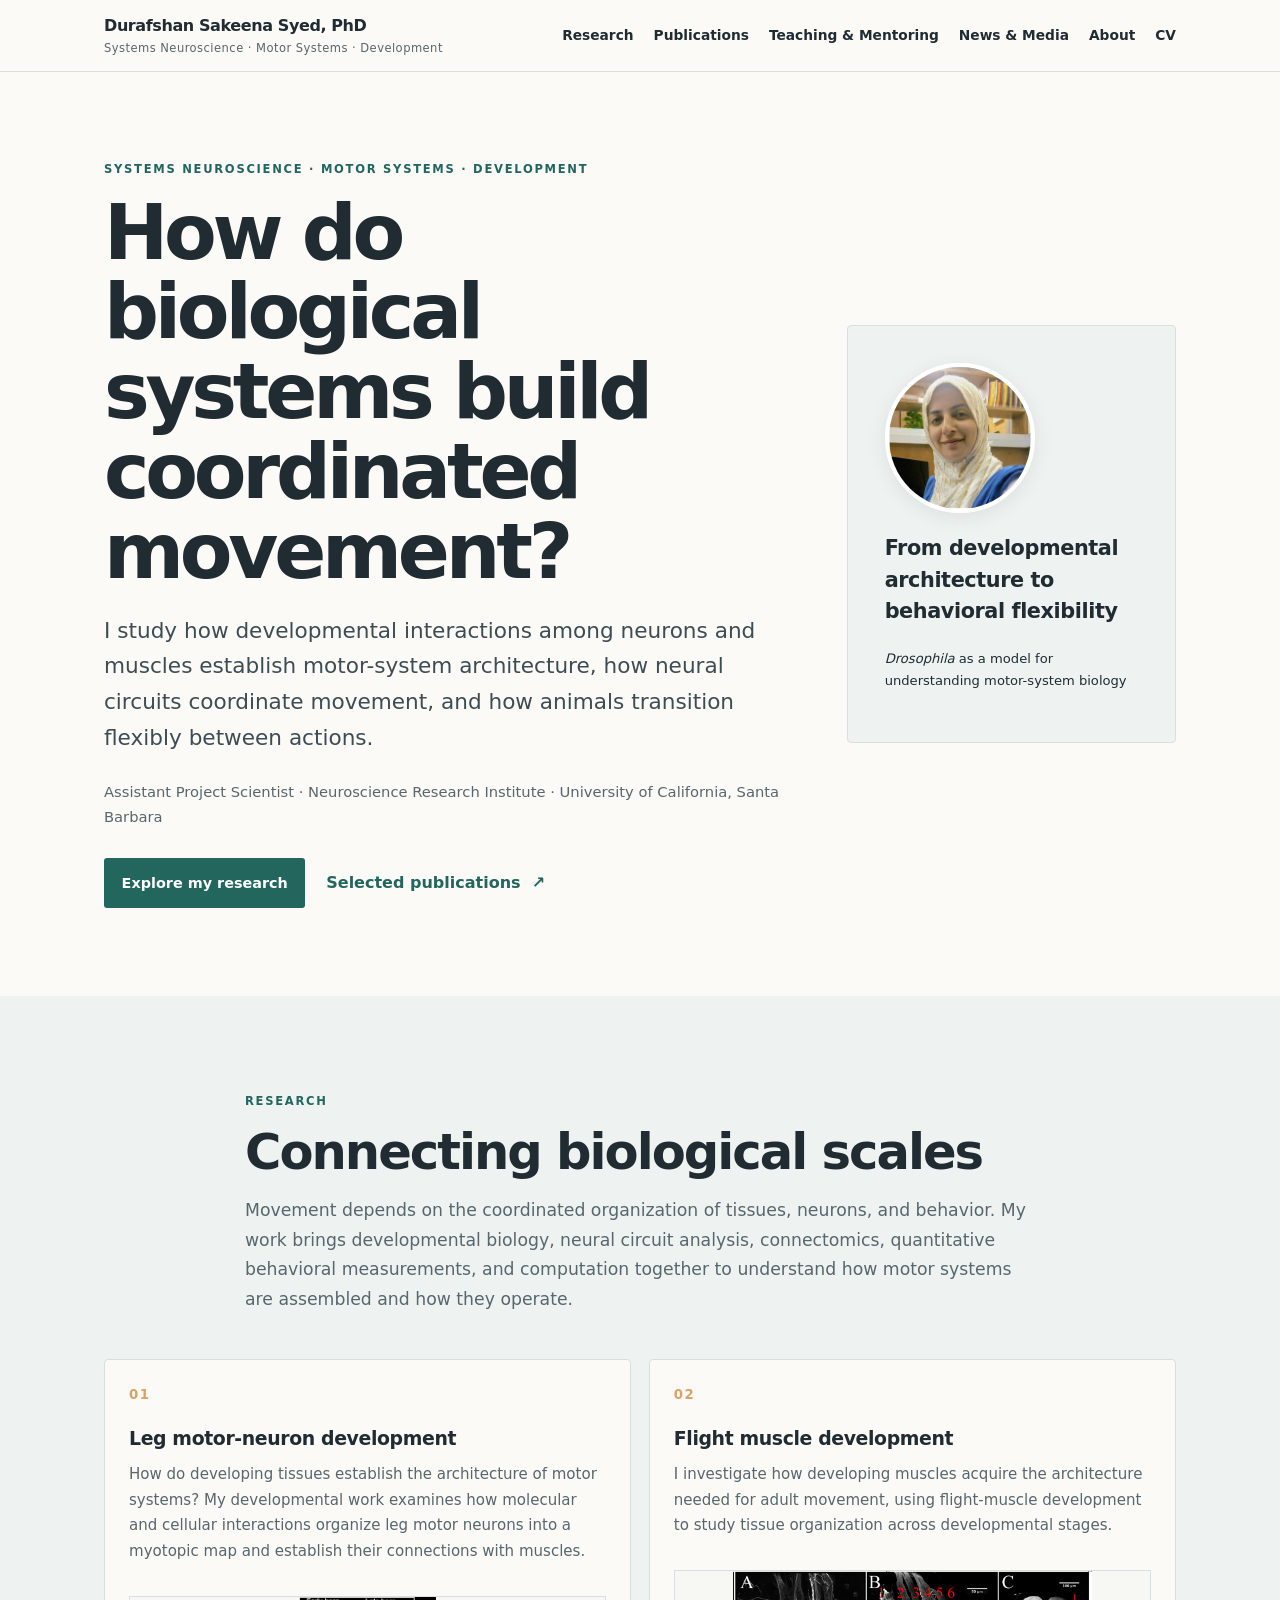
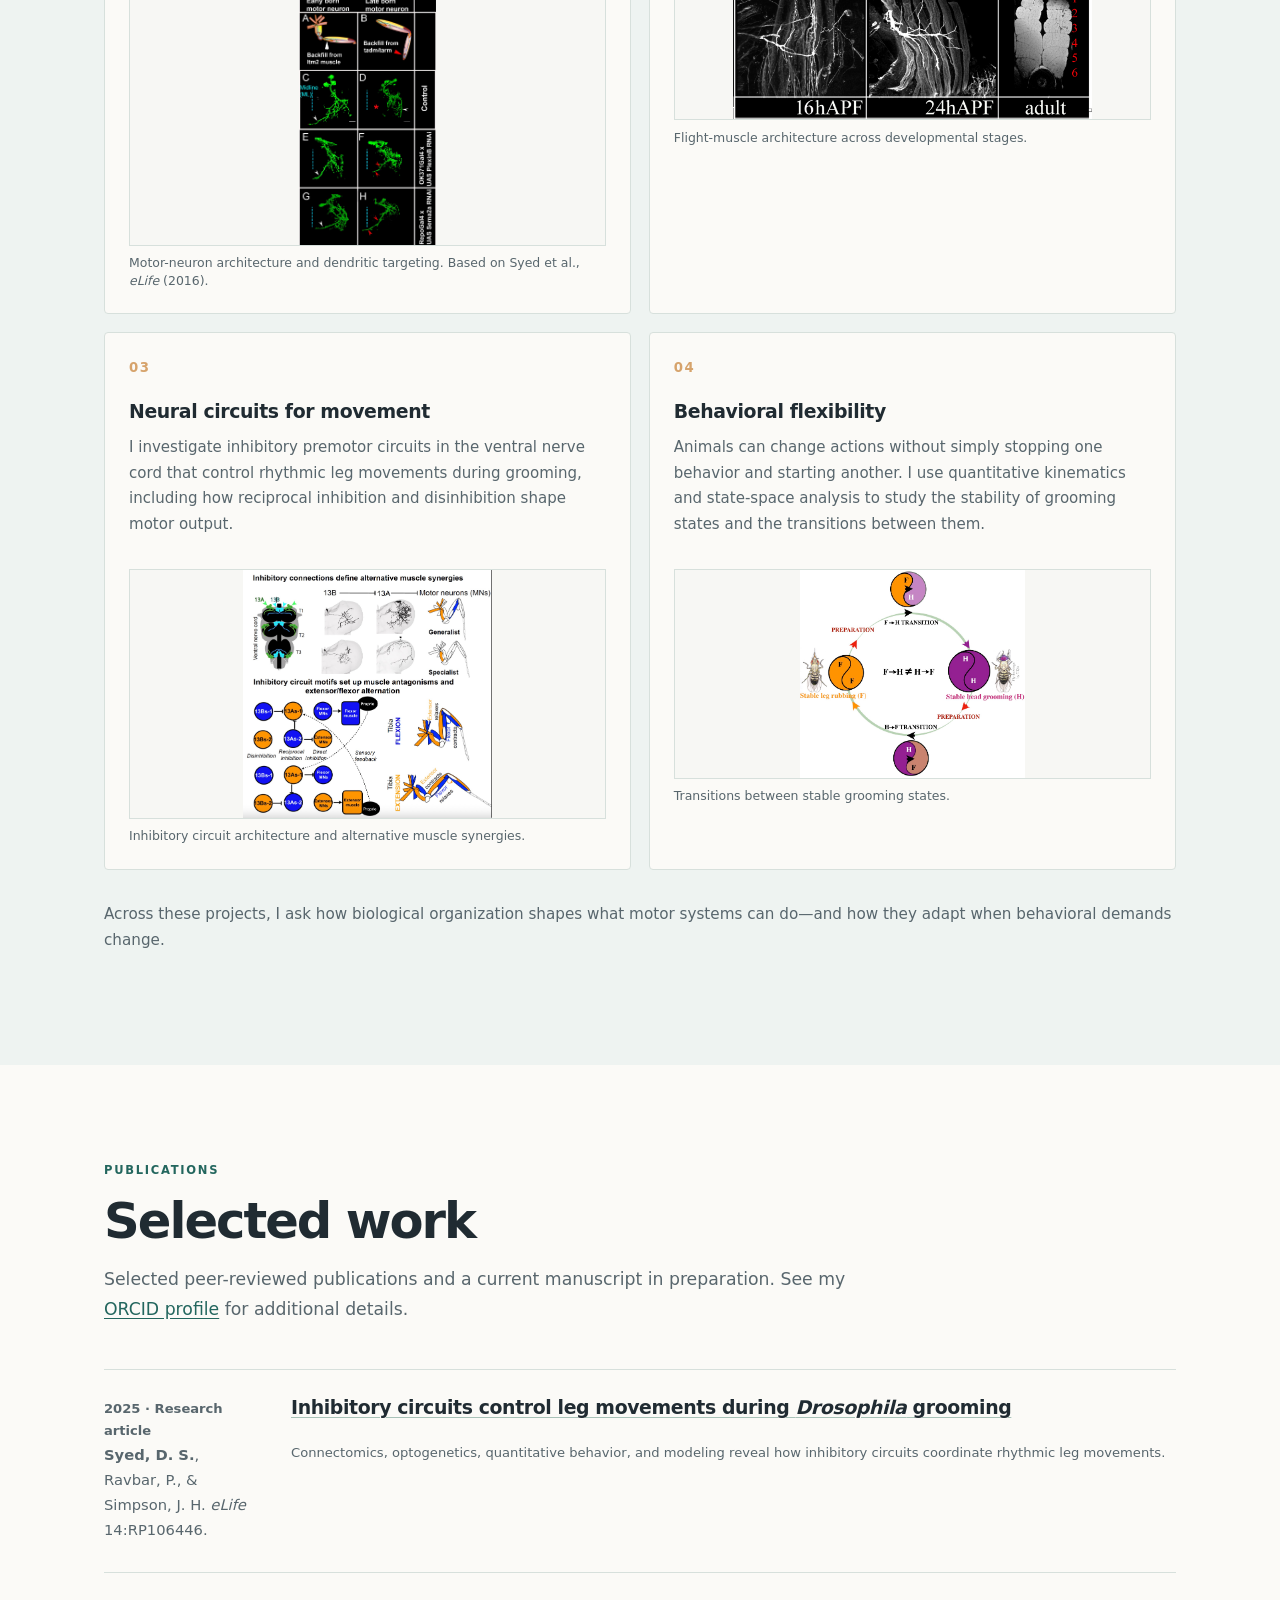
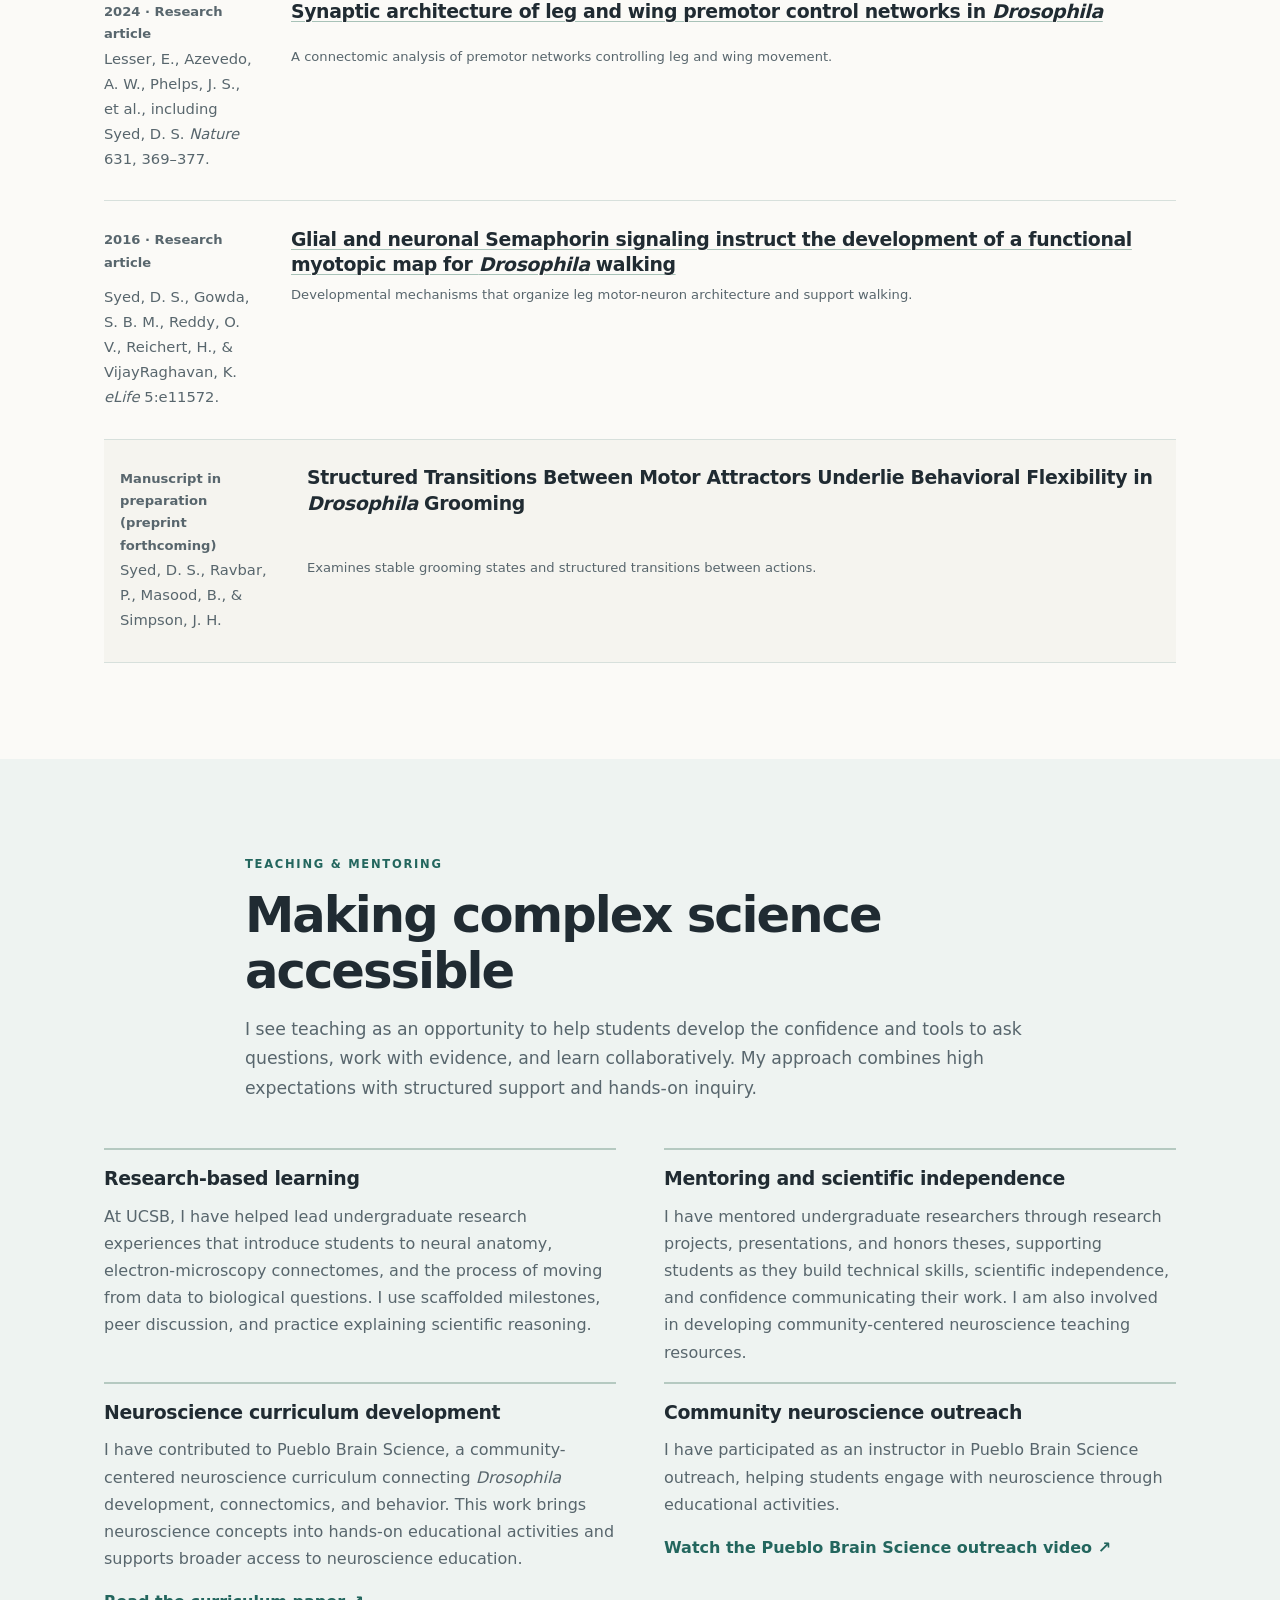
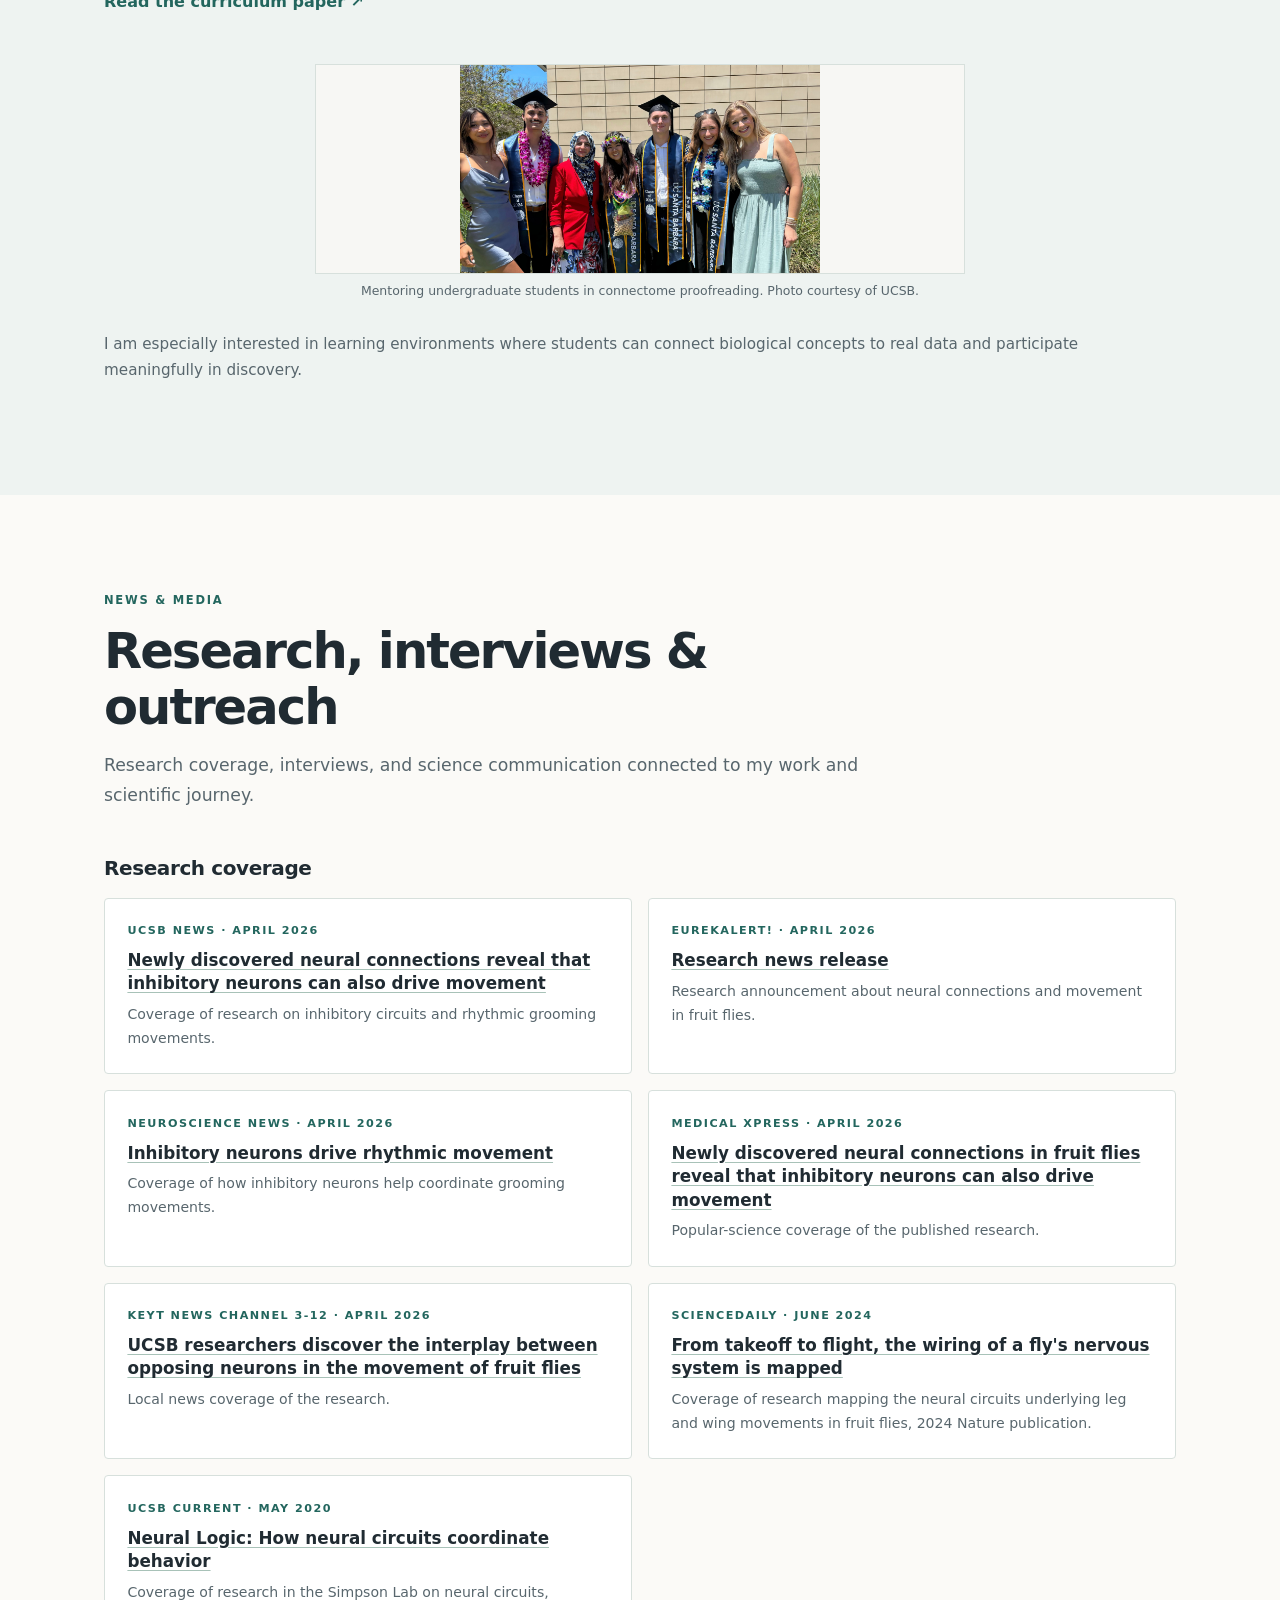
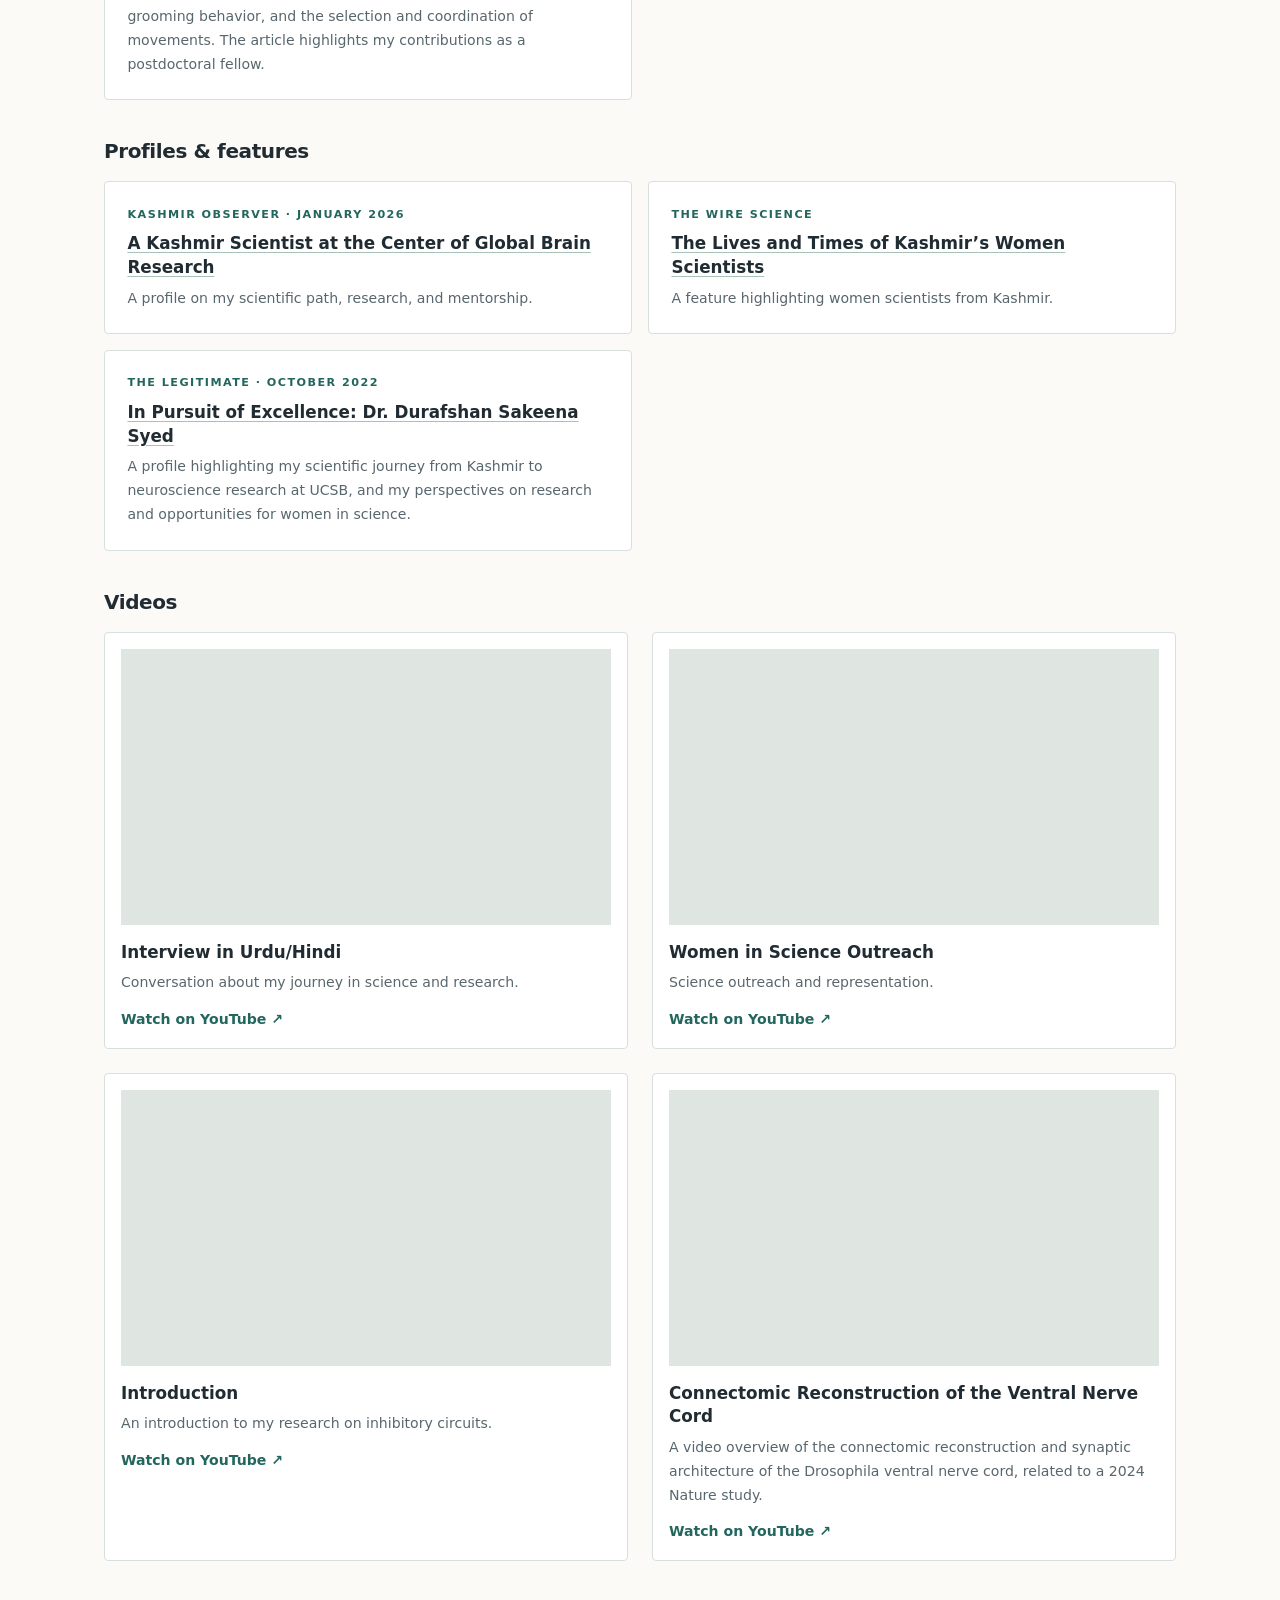
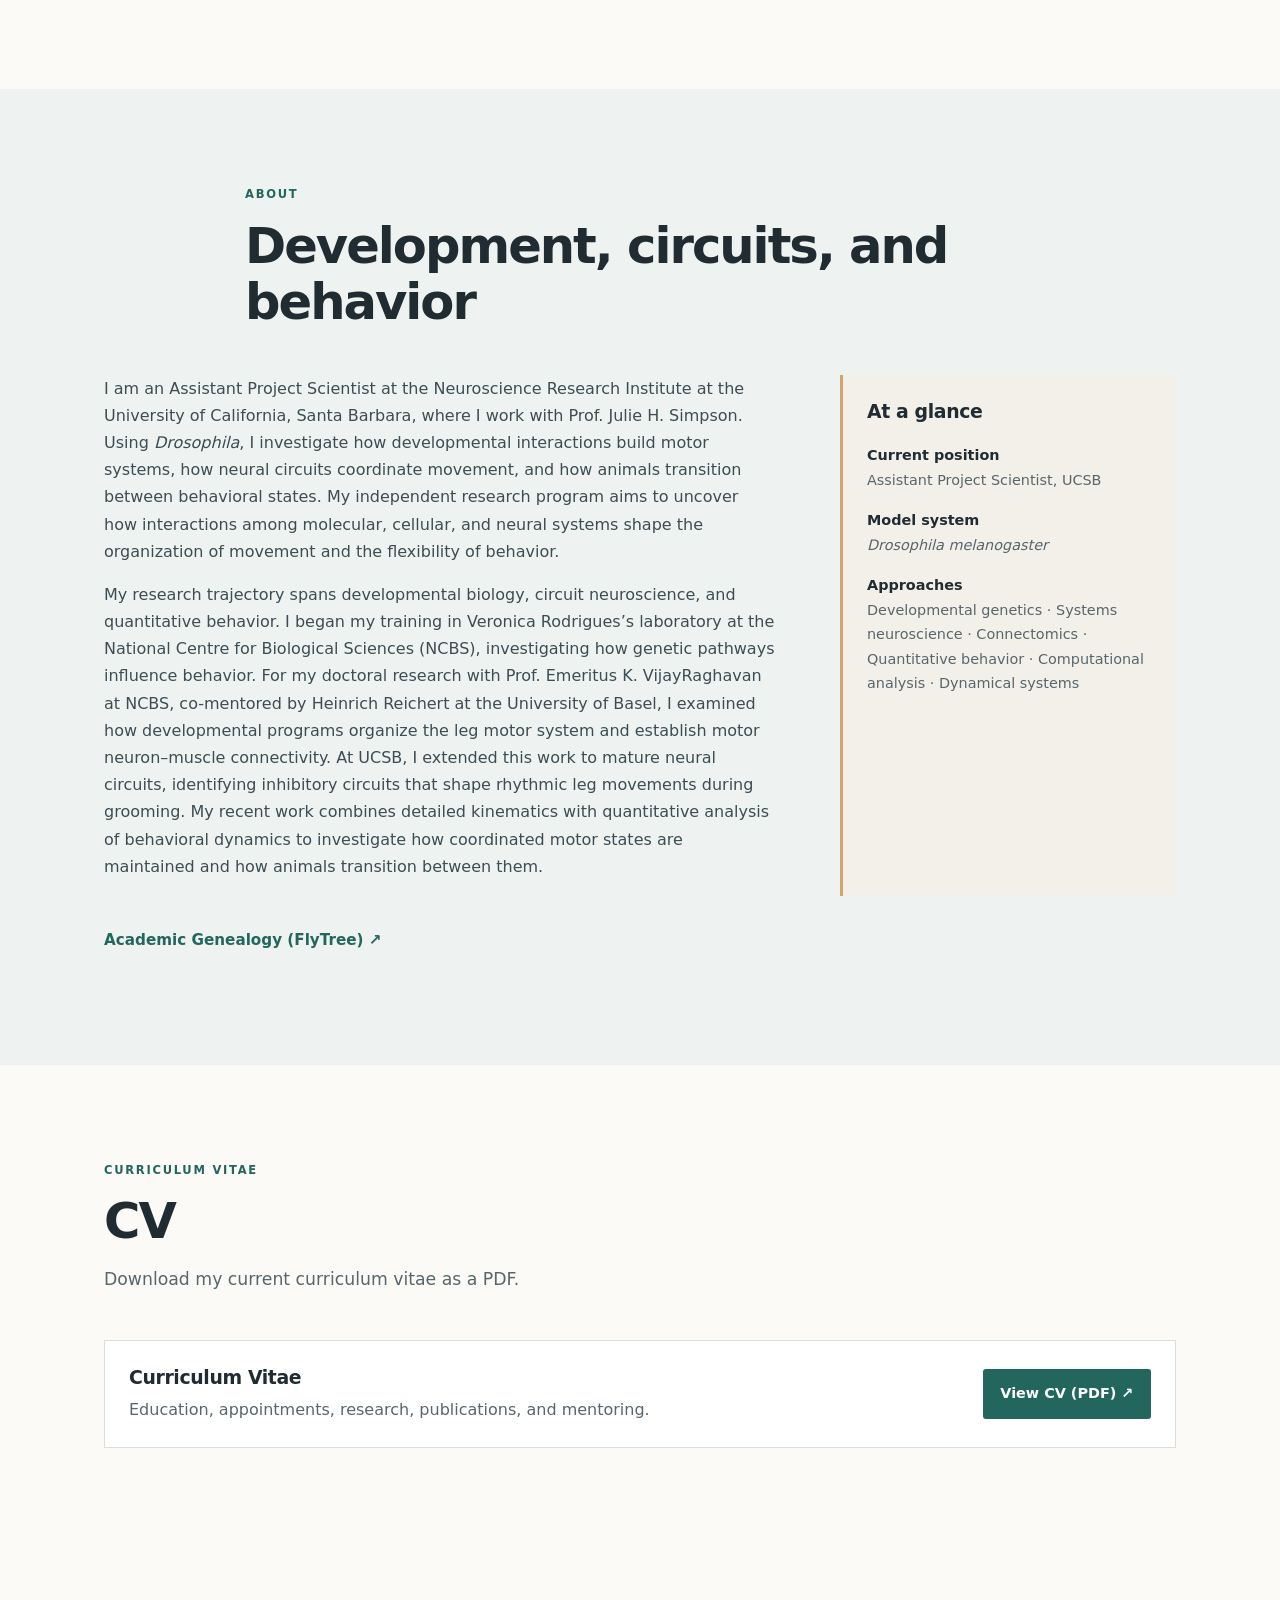
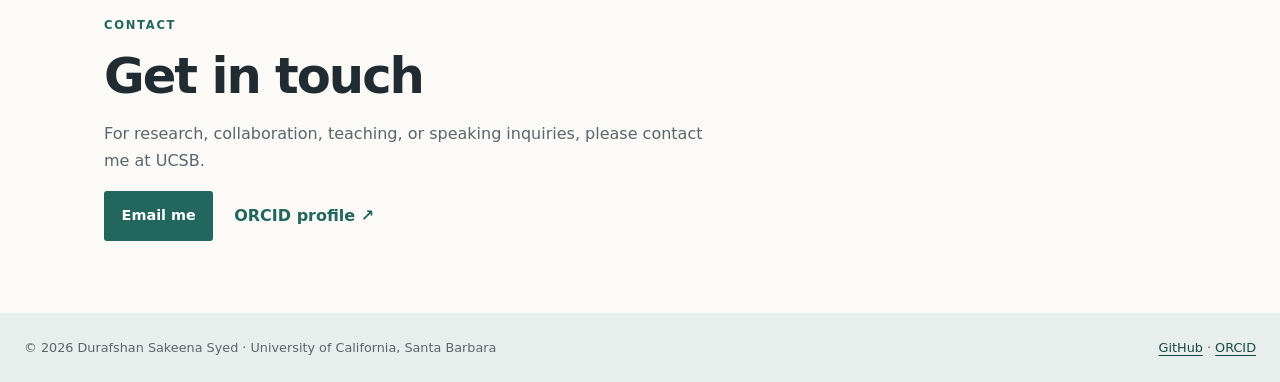
<file: index.html>
<!doctype html>
<html lang="en">
<head>
  <meta charset="utf-8">
  <meta name="viewport" content="width=device-width, initial-scale=1">
  <meta name="description" content="Durafshan Sakeena Syed studies how developmental interactions, neural circuits, and muscles build motor systems that support coordinated and flexible behavior.">
  <meta name="theme-color" content="#f6f3ed">
  <title>Durafshan Sakeena Syed | Motor Systems, Circuits &amp; Behavior</title>
  <link rel="stylesheet" href="assets/style.css">
</head>
<body>
  <a class="skip-link" href="#main">Skip to content</a>
  <header class="site-header">
    <div class="header-inner">
      <a class="wordmark" href="#home">Durafshan Sakeena Syed, PhD<span>Systems Neuroscience · Motor Systems · Development</span></a>
      <button class="menu-toggle" aria-expanded="false" aria-controls="site-nav" aria-label="Toggle navigation">Menu</button>
      <nav id="site-nav" aria-label="Main navigation">
        <a href="#research">Research</a><a href="#publications">Publications</a><a href="#teaching">Teaching &amp; Mentoring</a><a href="#news">News &amp; Media</a><a href="#about">About</a><a href="#cv">CV</a>
      </nav>
    </div>
  </header>

  <main id="main">
    <section class="hero section" id="home">
      <div class="hero-copy">
        <p class="eyebrow">Systems neuroscience · Motor systems · Development</p>
        <h1>How do biological systems build coordinated movement?</h1>
        <p class="lead">I study how developmental interactions among neurons and muscles establish motor-system architecture, how neural circuits coordinate movement, and how animals transition flexibly between actions.</p>
        <p class="role">Assistant Project Scientist · Neuroscience Research Institute · University of California, Santa Barbara</p>
        <div class="hero-links"><a class="button" href="#research">Explore my research</a><a class="text-link" href="#publications">Selected publications&nbsp; ↗</a></div>
      </div>
      <aside class="hero-note">
        <img class="portrait" src="assets/images/portrait.jpg" alt="Portrait of Durafshan Sakeena Syed">
        <p class="hero-note-title">From developmental architecture to behavioral flexibility</p>
        <p class="small"><em>Drosophila</em> as a model for understanding motor-system biology</p>
      </aside>
    </section>

    <section class="section section-tint" id="research">
      <div class="section-heading"><p class="eyebrow">Research</p><h2>Connecting biological scales</h2><p class="section-intro">Movement depends on the coordinated organization of tissues, neurons, and behavior. My work brings developmental biology, neural circuit analysis, connectomics, quantitative behavioral measurements, and computation together to understand how motor systems are assembled and how they operate.</p></div>
      <div class="research-grid research-grid-four">
        <article class="research-card"><div class="card-number">01</div><h3>Leg motor-neuron development</h3><p>How do developing tissues establish the architecture of motor systems? My developmental work examines how molecular and cellular interactions organize leg motor neurons into a myotopic map and establish their connections with muscles.</p><figure class="research-figure"><img src="assets/images/leg-motor-neuron-development.jpg" alt="Published figure showing Drosophila leg motor-neuron morphology and dendritic targeting"><figcaption>Motor-neuron architecture and dendritic targeting. Based on Syed et al., <em>eLife</em> (2016).</figcaption></figure></article>
        <article class="research-card"><div class="card-number">02</div><h3>Flight muscle development</h3><p>I investigate how developing muscles acquire the architecture needed for adult movement, using flight-muscle development to study tissue organization across developmental stages.</p><figure class="research-figure"><img src="assets/images/flight-muscle-development.jpg" alt="Confocal images showing developing Drosophila flight muscle at 16 hours after puparium formation, 24 hours, and adulthood"><figcaption>Flight-muscle architecture across developmental stages.</figcaption></figure></article>
        <article class="research-card"><div class="card-number">03</div><h3>Neural circuits for movement</h3><p>I investigate inhibitory premotor circuits in the ventral nerve cord that control rhythmic leg movements during grooming, including how reciprocal inhibition and disinhibition shape motor output.</p><figure class="research-figure"><img src="assets/images/neural-circuit-architecture.jpg" alt="Diagram of inhibitory neural connections and muscle synergies in Drosophila grooming circuits"><figcaption>Inhibitory circuit architecture and alternative muscle synergies.</figcaption></figure></article>
        <article class="research-card"><div class="card-number">04</div><h3>Behavioral flexibility</h3><p>Animals can change actions without simply stopping one behavior and starting another. I use quantitative kinematics and state-space analysis to study the stability of grooming states and the transitions between them.</p><figure class="research-figure"><img src="assets/images/behavioral-flexibility.jpg" alt="Conceptual state-transition diagram between stable front-leg rubbing and head-grooming behaviors"><figcaption>Transitions between stable grooming states.</figcaption></figure></article>
      </div>
      <p class="note-line">Across these projects, I ask how biological organization shapes what motor systems can do—and how they adapt when behavioral demands change.</p>
    </section>

    <section class="section" id="publications">
      <div class="section-heading"><p class="eyebrow">Publications</p><h2>Selected work</h2><p class="section-intro">Selected peer-reviewed publications and a current manuscript in preparation. See my <a href="https://orcid.org/0000-0002-5729-0382" target="_blank" rel="noopener noreferrer">ORCID profile</a> for additional details.</p></div>
      <div class="publication-list">
        <article class="publication"><p class="pub-year">2025 · Research article</p><h3><a href="https://doi.org/10.7554/eLife.106446.4" target="_blank" rel="noopener noreferrer">Inhibitory circuits control leg movements during <em>Drosophila</em> grooming</a></h3><p><strong>Syed, D. S.</strong>, Ravbar, P., &amp; Simpson, J. H. <em>eLife</em> 14:RP106446.</p><p class="pub-note">Connectomics, optogenetics, quantitative behavior, and modeling reveal how inhibitory circuits coordinate rhythmic leg movements.</p></article>
        <article class="publication"><p class="pub-year">2024 · Research article</p><h3><a href="https://doi.org/10.1038/s41586-024-07600-z" target="_blank" rel="noopener noreferrer">Synaptic architecture of leg and wing premotor control networks in <em>Drosophila</em></a></h3><p>Lesser, E., Azevedo, A. W., Phelps, J. S., et al., including Syed, D. S. <em>Nature</em> 631, 369–377.</p><p class="pub-note">A connectomic analysis of premotor networks controlling leg and wing movement.</p></article>
        <article class="publication"><p class="pub-year">2016 · Research article</p><h3><a href="https://doi.org/10.7554/eLife.11572" target="_blank" rel="noopener noreferrer">Glial and neuronal Semaphorin signaling instruct the development of a functional myotopic map for <em>Drosophila</em> walking</a></h3><p>Syed, D. S., Gowda, S. B. M., Reddy, O. V., Reichert, H., &amp; VijayRaghavan, K. <em>eLife</em> 5:e11572.</p><p class="pub-note">Developmental mechanisms that organize leg motor-neuron architecture and support walking.</p></article>
        <article class="publication in-prep"><p class="pub-year">Manuscript in preparation (preprint forthcoming)</p><h3>Structured Transitions Between Motor Attractors Underlie Behavioral Flexibility in <em>Drosophila</em> Grooming</h3><p>Syed, D. S., Ravbar, P., Masood, B., &amp; Simpson, J. H.</p><p class="pub-note">Examines stable grooming states and structured transitions between actions.</p></article>
      </div>
    </section>

    
    <section class="section section-tint" id="teaching">
      <div class="section-heading">
        <p class="eyebrow">Teaching &amp; mentoring</p>
        <h2>Making complex science accessible</h2>
        <p class="section-intro">I see teaching as an opportunity to help students develop the confidence and tools to ask questions, work with evidence, and learn collaboratively. My approach combines high expectations with structured support and hands-on inquiry.</p>
      </div>
    
      <div class="two-column">
        <article>
          <h3>Research-based learning</h3>
          <p>At UCSB, I have helped lead undergraduate research experiences that introduce students to neural anatomy, electron-microscopy connectomes, and the process of moving from data to biological questions. I use scaffolded milestones, peer discussion, and practice explaining scientific reasoning.</p>
        </article>
    
        <article>
          <h3>Mentoring and scientific independence</h3>
          <p>I have mentored undergraduate researchers through research projects, presentations, and honors theses, supporting students as they build technical skills, scientific independence, and confidence communicating their work. I am also involved in developing community-centered neuroscience teaching resources.</p>
        </article>
      </div>
    
      <div class="two-column">
        <article class="curriculum-feature">
          <h3>Neuroscience curriculum development</h3>
          <p>I have contributed to Pueblo Brain Science, a community-centered neuroscience curriculum connecting <em>Drosophila</em> development, connectomics, and behavior. This work brings neuroscience concepts into hands-on educational activities and supports broader access to neuroscience education.</p>
          <p>
            <a class="text-link" href="https://www.pueblobrainscience.org/paper" target="_blank" rel="noopener noreferrer">Read the curriculum paper ↗</a>
          </p>
        </article>
    
        <article class="outreach-feature">
          <h3>Community neuroscience outreach</h3>
          <p>I have participated as an instructor in Pueblo Brain Science outreach, helping students engage with neuroscience through educational activities.</p>
          <p>
            <a class="text-link" href="https://www.youtube.com/watch?v=VRRkxSOZ8Pk" target="_blank" rel="noopener noreferrer">Watch the Pueblo Brain Science outreach video ↗</a>
          </p>
        </article>
      </div>
    
      <figure class="research-figure teaching-figure">
        <div class="teaching-photo">
          <img src="assets/images/connectome-student-mentoring.jpg"
               alt="Durafshan Sakeena Syed in a red jacket with undergraduate students who participated in proofreading fruit fly connectome data">
          <figcaption>
            Mentoring undergraduate students in connectome proofreading.
            Photo courtesy of UCSB.
          </figcaption>
        </div>
      </figure>
    
      <p class="note-line">I am especially interested in learning environments where students can connect biological concepts to real data and participate meaningfully in discovery.</p>
    </section>




    <section class="section" id="news">
      <div class="section-heading">
        <p class="eyebrow">News &amp; media</p>
        <h2>Research, interviews &amp; outreach</h2>
        <p class="section-intro">Research coverage, interviews, and science communication connected to my work and scientific journey.</p>
      </div>

      <h3 class="subsection-title">Research coverage</h3>
      <div class="media-grid">
        <article class="media-item">
          <p class="media-type">UCSB News · April 2026</p>
          <h4><a href="https://news.ucsb.edu/2026/022506/newly-discovered-neural-connections-reveal-inhibitory-neurons-can-also-drive-movement" target="_blank" rel="noopener noreferrer">Newly discovered neural connections reveal that inhibitory neurons can also drive movement</a></h4>
          <p>Coverage of research on inhibitory circuits and rhythmic grooming movements.</p>
        </article>

        <article class="media-item">
          <p class="media-type">EurekAlert! · April 2026</p>
          <h4><a href="https://www.eurekalert.org/news-releases/1124078" target="_blank" rel="noopener noreferrer">Research news release</a></h4>
          <p>Research announcement about neural connections and movement in fruit flies.</p>
        </article>

        <article class="media-item">
          <p class="media-type">Neuroscience News · April 2026</p>
          <h4><a href="https://neurosciencenews.com/inhibitory-neurons-rhythmic-movement-30524/" target="_blank" rel="noopener noreferrer">Inhibitory neurons drive rhythmic movement</a></h4>
          <p>Coverage of how inhibitory neurons help coordinate grooming movements.</p>
        </article>
    
        <article class="media-item">
          <p class="media-type">Medical Xpress · April 2026</p>
          <h4><a href="https://medicalxpress.com/news/2026-04-newly-neural-fruit-flies-reveal.html" target="_blank" rel="noopener noreferrer">Newly discovered neural connections in fruit flies reveal that inhibitory neurons can also drive movement</a></h4>
          <p>Popular-science coverage of the published research.</p>
        </article>
    
        <article class="media-item">
          <p class="media-type">KEYT News Channel 3-12 · April 2026</p>
          <h4><a href="https://keyt.com/news/santa-barbara-s-county/2026/04/14/ucsb-researchers-discover-the-interplay-between-opposing-neurons-in-the-movement-of-fruit-flies/" target="_blank" rel="noopener noreferrer">UCSB researchers discover the interplay between opposing neurons in the movement of fruit flies</a></h4>
          <p>Local news coverage of the research.</p>
        </article>

        <article class="media-item">
          <p class="media-type">ScienceDaily · June 2024</p>
          <h4>
            <a href="https://www.sciencedaily.com/releases/2024/06/240626152203.htm"
               target="_blank" rel="noopener noreferrer">
              From takeoff to flight, the wiring of a fly's nervous system is mapped
            </a>
          </h4>
          <p>
            Coverage of research mapping the neural circuits underlying leg and wing
            movements in fruit flies, 2024 Nature publication.
          </p>
        </article>
        
        <article class="media-item">
          <p class="media-type">UCSB Current · May 2020</p>
          <h4><a href="https://simpson.mcdb.ucsb.edu/news/2020/ucsb-current-neural-logic" target="_blank" rel="noopener noreferrer">Neural Logic: How neural circuits coordinate behavior</a></h4>
          <p>Coverage of research in the Simpson Lab on neural circuits, grooming behavior, and the selection and coordination of movements. The article highlights my contributions as a postdoctoral fellow.</p>
        </article>

      </div>

  <h3 class="subsection-title">Profiles &amp; features</h3>
  <div class="media-grid">
    <article class="media-item">
      <p class="media-type">Kashmir Observer · January 2026</p>
      <h4><a href="https://kashmirobserver.net/2026/01/10/a-kashmir-scientist-at-the-center-of-global-brain-research/" target="_blank" rel="noopener noreferrer">A Kashmir Scientist at the Center of Global Brain Research</a></h4>
      <p>A profile on my scientific path, research, and mentorship.</p>
    </article>

    <article class="media-item">
      <p class="media-type">The Wire Science</p>
      <h4><a href="https://science.thewire.in/science/lives-times-kashmirs-women-scientists/" target="_blank" rel="noopener noreferrer">The Lives and Times of Kashmir’s Women Scientists</a></h4>
      <p>A feature highlighting women scientists from Kashmir.</p>
    </article>

    <article class="media-item">
      <p class="media-type">The Legitimate · October 2022</p>
      <h4><a href="https://thelegitimatenews.com/in-pursuit-of-excellence-dr-durafshan-sakeena-syed-has-carved-a-niche-in-neurosciences/" target="_blank" rel="noopener noreferrer">In Pursuit of Excellence: Dr. Durafshan Sakeena Syed</a></h4>
      <p>A profile highlighting my scientific journey from Kashmir to neuroscience research at UCSB, and my perspectives on research and opportunities for women in science.</p>
    </article>

  </div>

  <h3 class="subsection-title">Videos</h3>
  <div class="video-grid">
    <article class="video-card">
      <div class="video-frame">
        <iframe src="https://www.youtube-nocookie.com/embed/aff2J1Et_i4?start=352" title="Urdu and Hindi interview with Durafshan Sakeena Syed" loading="lazy" allow="accelerometer; autoplay; clipboard-write; encrypted-media; gyroscope; picture-in-picture; web-share" referrerpolicy="strict-origin-when-cross-origin" allowfullscreen></iframe>
      </div>
      <h4>Interview in Urdu/Hindi</h4>
      <p>Conversation about my journey in science and research.</p>
      <a class="text-link" href="https://www.youtube.com/watch?v=aff2J1Et_i4&amp;t=352s" target="_blank" rel="noopener noreferrer">Watch on YouTube ↗</a>
    </article>

    <article class="video-card">
      <div class="video-frame">
        <iframe src="https://www.youtube-nocookie.com/embed/eFZ8hAZHK9U" title="Women in Science outreach video" loading="lazy" allow="accelerometer; autoplay; clipboard-write; encrypted-media; gyroscope; picture-in-picture; web-share" referrerpolicy="strict-origin-when-cross-origin" allowfullscreen></iframe>
      </div>
      <h4>Women in Science Outreach</h4>
      <p>Science outreach and representation.</p>
      <a class="text-link" href="https://youtu.be/eFZ8hAZHK9U?si=JhXFAYdNqqaCzptQ" target="_blank" rel="noopener noreferrer">Watch on YouTube ↗</a>
    </article>

    <article class="video-card">
      <div class="video-frame">
        <iframe src="https://www.youtube-nocookie.com/embed/V5svm19l1yQ" title="Introduction to Durafshan Sakeena Syed" loading="lazy" allow="accelerometer; autoplay; clipboard-write; encrypted-media; gyroscope; picture-in-picture; web-share" referrerpolicy="strict-origin-when-cross-origin" allowfullscreen></iframe>
      </div>
      <h4>Introduction</h4>
      <p>An introduction to my research on inhibitory circuits.</p>
      <a class="text-link" href="https://www.youtube.com/watch?v=V5svm19l1yQ" target="_blank" rel="noopener noreferrer">Watch on YouTube ↗</a>
    </article>

    <article class="video-card">
      <div class="video-frame">
        <iframe
          src="https://www.youtube-nocookie.com/embed/8W-p_mFYm7w"
          title="Connectomic reconstruction and synaptic architecture of the Drosophila ventral nerve cord"
          loading="lazy"
          allow="accelerometer; autoplay; clipboard-write; encrypted-media; gyroscope; picture-in-picture; web-share"
          referrerpolicy="strict-origin-when-cross-origin"
          allowfullscreen>
        </iframe>
      </div>
      <h4>Connectomic Reconstruction of the Ventral Nerve Cord</h4>
      <p>
        A video overview of the connectomic reconstruction and synaptic
        architecture of the Drosophila ventral nerve cord, related to a 2024 Nature study.
      </p>
      <a class="text-link"
         href="https://youtu.be/8W-p_mFYm7w"
         target="_blank" rel="noopener noreferrer">
        Watch on YouTube ↗
      </a>
    </article>
      </div>
    </section>

    <section class="section section-tint" id="about">
      <div class="section-heading"><p class="eyebrow">About</p><h2>Development, circuits, and behavior</h2></div>
      <div class="about-layout"><div><p>I am an Assistant Project Scientist at the Neuroscience Research Institute at the University of California, Santa Barbara, where I work with Prof. Julie H. Simpson. Using <em>Drosophila</em>, I investigate how developmental interactions build motor systems, how neural circuits coordinate movement, and how animals transition between behavioral states. My independent research program aims to uncover how interactions among molecular, cellular, and neural systems shape the organization of movement and the flexibility of behavior.</p><p>My research trajectory spans developmental biology, circuit neuroscience, and quantitative behavior. I began my training in Veronica Rodrigues’s laboratory at the National Centre for Biological Sciences (NCBS), investigating how genetic pathways influence behavior. For my doctoral research with Prof. Emeritus K. VijayRaghavan at NCBS, co-mentored by Heinrich Reichert at the University of Basel, I examined how developmental programs organize the leg motor system and establish motor neuron–muscle connectivity. At UCSB, I extended this work to mature neural circuits, identifying inhibitory circuits that shape rhythmic leg movements during grooming. My recent work combines detailed kinematics with quantitative analysis of behavioral dynamics to investigate how coordinated motor states are maintained and how animals transition between them.</p></div><aside class="about-facts"><h3>At a glance</h3><p><strong>Current position</strong><br>Assistant Project Scientist, UCSB</p><p><strong>Model system</strong><br><em>Drosophila melanogaster</em></p><p><strong>Approaches</strong><br>Developmental genetics · Systems neuroscience · Connectomics · Quantitative behavior · Computational analysis · Dynamical systems</p></aside></div>
      <p class="note-line">
        <a class="text-link"
           href="https://academictree.org/flytree/tree.php?pid=706421"
           target="_blank"
           rel="noopener noreferrer">
          Academic Genealogy (FlyTree) ↗
        </a>
      </p>
      
    </section>

    <section class="section" id="cv"><div class="section-heading"><p class="eyebrow">Curriculum vitae</p><h2>CV</h2><p class="section-intro">Download my current curriculum vitae as a PDF.</p></div><div class="cv-card"><div><h3>Curriculum Vitae</h3><p>Education, appointments, research, publications, and mentoring.</p></div><a class="button" href="cv.pdf" target="_blank" rel="noopener">View CV (PDF) ↗</a></div></section>

    <section class="section contact-section" id="contact"><p class="eyebrow">Contact</p><h2>Get in touch</h2><p>For research, collaboration, teaching, or speaking inquiries, please contact me at UCSB.</p><div class="contact-links"><a class="button" href="mailto:dsyed@ucsb.edu">Email me</a><a class="text-link" href="https://orcid.org/0000-0002-5729-0382" target="_blank" rel="noopener noreferrer">ORCID profile ↗</a></div></section>
  </main>
  <footer class="site-footer"><p>© <span id="year">2026</span> Durafshan Sakeena Syed · University of California, Santa Barbara</p><p><a href="https://github.com/SyedDurafshan" target="_blank" rel="noopener noreferrer">GitHub</a> · <a href="https://orcid.org/0000-0002-5729-0382" target="_blank" rel="noopener noreferrer">ORCID</a></p></footer>
  <script>
    const toggle = document.querySelector('.menu-toggle');
    const nav = document.querySelector('#site-nav');
    toggle.addEventListener('click', () => { const open = toggle.getAttribute('aria-expanded') === 'true'; toggle.setAttribute('aria-expanded', String(!open)); nav.classList.toggle('is-open', !open); });
    nav.querySelectorAll('a').forEach(link => link.addEventListener('click', () => { toggle.setAttribute('aria-expanded', 'false'); nav.classList.remove('is-open'); }));
  </script>
</body>
</html>
</file>
<file: assets/style.css>
:root {
  --ink: #202b32;
  --muted: #58666d;
  --paper: #fbfaf7;
  --tint: #eef3f1;
  --line: #d7e0dc;
  --accent: #23665e;
  --accent-dark: #184a45;
  --warm: #d6a36c;
  --max: 1120px;
}
* { box-sizing: border-box; }
html { scroll-behavior: smooth; scroll-padding-top: 86px; }
body { margin: 0; background: var(--paper); color: var(--ink); font-family: Inter, ui-sans-serif, system-ui, -apple-system, BlinkMacSystemFont, "Segoe UI", sans-serif; font-size: 16px; line-height: 1.7; }
a { color: var(--accent); text-underline-offset: 3px; }
a:hover { color: var(--accent-dark); }
.skip-link { position: absolute; top: -60px; left: 1rem; padding: .6rem 1rem; background: white; z-index: 100; }
.skip-link:focus { top: 1rem; }
.site-header { position: sticky; top: 0; z-index: 10; background: rgba(251,250,247,.95); border-bottom: 1px solid var(--line); backdrop-filter: blur(12px); }
.header-inner { max-width: var(--max); margin: auto; padding: 1rem 1.5rem; display: flex; justify-content: space-between; align-items: center; gap: 2rem; }
.wordmark { color: var(--ink); text-decoration: none; font-weight: 750; line-height: 1.25; letter-spacing: -.025em; }
.wordmark span { display: block; margin-top: .3rem; color: var(--muted); font-size: .72rem; font-weight: 500; letter-spacing: .04em; }
nav { display: flex; align-items: center; gap: 1.25rem; }
nav a { color: var(--ink); text-decoration: none; font-size: .86rem; font-weight: 600; }
nav a:hover { color: var(--accent); }
.menu-toggle { display: none; }
.section { max-width: var(--max); padding: 6rem 1.5rem; margin: auto; }
.hero { min-height: 570px; display: grid; grid-template-columns: 1.65fr .8fr; align-items: center; gap: 4rem; padding-top: 5.5rem; padding-bottom: 5.5rem; }
.eyebrow { margin: 0 0 .8rem; color: var(--accent); text-transform: uppercase; letter-spacing: .15em; font-size: .72rem; font-weight: 800; }
h1, h2, h3, p { margin-top: 0; }
h1 { max-width: 800px; margin-bottom: 1.3rem; font-size: clamp(2.7rem, 6vw, 5.2rem); line-height: 1.04; letter-spacing: -.055em; font-weight: 730; }
h2 { margin-bottom: 1rem; font-size: clamp(2rem, 4vw, 3.1rem); line-height: 1.13; letter-spacing: -.04em; }
h3 { margin-bottom: .7rem; font-size: 1.18rem; line-height: 1.35; letter-spacing: -.02em; }
.lead { max-width: 680px; color: #3d4d53; font-size: clamp(1.15rem, 2vw, 1.35rem); line-height: 1.65; }
.role { margin: 1.5rem 0 1.8rem; color: var(--muted); font-size: .92rem; }
.hero-links, .contact-links { display: flex; flex-wrap: wrap; align-items: center; gap: 1.3rem; }
.button { display: inline-block; padding: .8rem 1.1rem; border-radius: 3px; background: var(--accent); color: white; text-decoration: none; font-weight: 700; font-size: .9rem; }
.button:hover { background: var(--accent-dark); color: white; }
.text-link { font-weight: 700; text-decoration: none; }
.hero-note { padding: 2.3rem; background: var(--tint); border: 1px solid var(--line); border-radius: 4px; }
.note-mark { display: grid; place-items: center; width: 70px; height: 70px; margin-bottom: 1.7rem; border-radius: 50%; border: 1px solid #b9cec6; color: var(--accent); font-size: 1.2rem; font-weight: 800; letter-spacing: -.04em; }
.hero-note p:first-of-type { font-size: 1.3rem; line-height: 1.5; font-weight: 650; letter-spacing: -.02em; }
.small { font-size: .82rem; }
.section-tint { max-width: none; background: var(--tint); }
.section-tint > * { max-width: calc(var(--max) - 3rem); margin-left: auto; margin-right: auto; }
.section-heading { max-width: 790px; margin-bottom: 2.8rem; }
.section-intro { color: var(--muted); font-size: 1.08rem; }
.research-grid { display: grid; grid-template-columns: repeat(3, 1fr); gap: 1.1rem; }
.research-card { padding: 1.5rem; background: var(--paper); border: 1px solid var(--line); border-radius: 4px; display: flex; flex-direction: column; }
.card-number { margin-bottom: 1.2rem; color: var(--warm); font-size: .83rem; font-weight: 800; letter-spacing: .12em; }
.research-card p { color: var(--muted); font-size: .94rem; }
.image-placeholder { min-height: 150px; margin-top: auto; padding: 1.2rem .8rem; display: flex; flex-direction: column; justify-content: center; text-align: center; background: #e5ebe8; border: 1px dashed #9db6ac; color: var(--accent-dark); }
.image-placeholder span { font-size: .83rem; font-weight: 800; }
.image-placeholder small { margin-top: .4rem; color: var(--muted); font-size: .76rem; }
.note-line { margin-top: 2rem; color: var(--muted); font-size: .95rem; }
.publication-list { border-top: 1px solid var(--line); }
.publication { display: grid; grid-template-columns: 155px 1fr; column-gap: 2rem; padding: 1.6rem 0; border-bottom: 1px solid var(--line); }
.pub-year { margin: .15rem 0 0; color: var(--muted); font-size: .82rem; font-weight: 700; }
.publication h3 { margin-bottom: .4rem; }
.publication h3 a { color: var(--ink); text-decoration-thickness: 1px; text-decoration-color: #a8c2b8; }
.publication p:not(.pub-year) { margin-bottom: .25rem; color: var(--muted); font-size: .92rem; }
.publication .pub-note { font-size: .82rem !important; }
.in-prep { background: #f5f4ef; padding-left: 1rem; padding-right: 1rem; }
.editor-note { margin-top: 1.3rem; color: var(--muted); font-size: .85rem; }
.two-column { display: grid; grid-template-columns: 1fr 1fr; gap: 3rem; }
.two-column article { padding-top: 1rem; border-top: 2px solid #b5c9c1; }
.two-column p { color: var(--muted); }
.media-grid { display: grid; grid-template-columns: repeat(2, 1fr); gap: 1rem; }
.media-item { padding: 1.4rem; border: 1px solid var(--line); background: white; border-radius: 4px; }
.media-type { margin-bottom: .55rem; color: var(--accent); font-size: .7rem; text-transform: uppercase; letter-spacing: .13em; font-weight: 800; }
.media-item h3 { font-size: 1.08rem; }
.media-item h3 a { color: var(--ink); text-decoration-color: #a8c2b8; }
.media-item p:last-child { margin-bottom: 0; color: var(--muted); font-size: .88rem; }
.about-layout { display: grid; grid-template-columns: 1.4fr .7fr; gap: 4rem; }
.about-layout > div p { color: #3d4d53; }
.about-facts { padding: 1.5rem; border-left: 3px solid var(--warm); background: #f2f0e9; }
.about-facts h3 { margin-bottom: 1.2rem; }
.about-facts p { margin-bottom: 1rem; color: var(--muted); font-size: .9rem; }
.about-facts strong { color: var(--ink); }
.contact-section { padding-top: 4.5rem; padding-bottom: 4.5rem; }
.contact-section > p:not(.eyebrow) { max-width: 600px; color: var(--muted); }
.muted { color: var(--muted); }
.site-footer { padding: 1.5rem; display: flex; justify-content: space-between; gap: 1rem; background: #e8eeeb; color: var(--muted); font-size: .8rem; }
.site-footer p { margin: 0; }
.site-footer a { color: var(--accent-dark); }
@media (max-width: 900px) {
  nav { gap: .7rem; }
  nav a { font-size: .78rem; }
  .hero { gap: 2rem; }
  .research-grid { grid-template-columns: 1fr; }
  .research-card { min-height: 0; }
  .image-placeholder { min-height: 115px; margin-top: 1rem; }
}
@media (max-width: 700px) {
  .header-inner { flex-wrap: wrap; padding: .9rem 1rem; }
  .menu-toggle { display: block; border: 1px solid var(--line); padding: .45rem .7rem; background: transparent; border-radius: 3px; color: var(--ink); font: inherit; font-size: .85rem; }
  nav { display: none; width: 100%; flex-direction: column; align-items: flex-start; padding: .6rem 0 .3rem; }
  nav.is-open { display: flex; }
  nav a { font-size: .95rem; }
  .section { padding: 4rem 1.1rem; }
  .hero { min-height: auto; grid-template-columns: 1fr; padding-top: 4rem; gap: 2rem; }
  .hero-note { padding: 1.5rem; }
  .publication { grid-template-columns: 1fr; gap: .35rem; }
  .two-column, .media-grid, .about-layout { grid-template-columns: 1fr; gap: 1.5rem; }
  .site-footer { flex-direction: column; }
}


/* Four research themes on the faculty homepage */
@media (min-width: 1100px) {
  .research-grid-four { grid-template-columns: repeat(4, minmax(0, 1fr)); }
}
@media (min-width: 720px) and (max-width: 1099px) {
  .research-grid-four { grid-template-columns: repeat(2, minmax(0, 1fr)); }
}

/* Research figures and portrait */
.research-figure { margin: 1rem 0 0; }
.research-figure img { width: 100%; height: 210px; object-fit: contain; background: #f7f7f4; border: 1px solid var(--line); display: block; }
.research-card:nth-child(1) .research-figure img { height: 250px; }
.research-card:nth-child(2) .research-figure img { height: 150px; }
.research-card:nth-child(3) .research-figure img { height: 250px; }
.research-card:nth-child(4) .research-figure img { height: 210px; }
.research-figure figcaption { margin-top: .55rem; font-size: .78rem; line-height: 1.4; color: var(--muted); }

/* Teaching and mentoring figure */
.teaching-figure {
  max-width: 650px;
  margin: 2rem auto 0;
  text-align: center;
}

.teaching-figure img {
  display: block;
  width: 100%;
  max-width: 650px;
  max-height: 350px;
  object-fit: contain;
  margin: 0 auto;
}

.teaching-figure figcaption {
  display: block;
  max-width: 650px;
  margin: .55rem auto 0;
  text-align: center;
  font-size: .78rem;
  line-height: 1.4;
  color: var(--muted);
}
.portrait { width: 150px; height: 150px; object-fit: cover; border-radius: 50%; display: block; margin-bottom: 1.3rem; border: 4px solid white; box-shadow: 0 4px 20px rgba(0,0,0,.08); }
.cv-placeholder { display: flex; align-items: center; justify-content: space-between; gap: 1rem; padding: 1.25rem 1.4rem; border: 1px solid var(--line); background: var(--paper); }
.cv-placeholder span { color: var(--muted); }
@media (max-width: 760px) {
  .research-figure img, .research-card:nth-child(1) .research-figure img, .research-card:nth-child(2) .research-figure img, .research-card:nth-child(3) .research-figure img, .research-card:nth-child(4) .research-figure img { height: auto; max-height: 280px; }
  .portrait { width: 120px; height: 120px; }
  .cv-placeholder { align-items: flex-start; flex-direction: column; }
}

/* Media, video embeds, and downloadable CV */
.subsection-title { margin: 2.4rem 0 1rem; font-size: 1.25rem; }
.video-grid { display: grid; grid-template-columns: repeat(2, minmax(0, 1fr)); gap: 1.5rem; margin-bottom: 2rem; }
.video-card { min-width: 0; padding: 1rem; background: white; border: 1px solid var(--line); border-radius: 4px; }
.video-frame { position: relative; width: 100%; aspect-ratio: 16 / 9; overflow: hidden; background: #dfe6e2; margin-bottom: 1rem; }
.video-frame iframe { position: absolute; inset: 0; width: 100%; height: 100%; border: 0; }
.video-card h4, .media-item h4 { margin: 0 0 .45rem; font-size: 1.05rem; line-height: 1.4; }
.video-card p { margin-bottom: .6rem; color: var(--muted); font-size: .88rem; }
.video-card .text-link { font-size: .88rem; }
.media-item h4 a { color: var(--ink); text-decoration-color: #a8c2b8; }
.cv-card { display: flex; align-items: center; justify-content: space-between; gap: 1.5rem; padding: 1.5rem; border: 1px solid var(--line); background: white; }
.cv-card h3 { margin-bottom: .35rem; }
.cv-card p { margin-bottom: 0; color: var(--muted); }
@media (min-width: 1100px) { .research-grid-four { grid-template-columns: repeat(2, minmax(0, 1fr)); } }
@media (max-width: 900px) { .video-grid { grid-template-columns: repeat(2, minmax(0, 1fr)); } }
@media (max-width: 700px) { .video-grid { grid-template-columns: 1fr; } .cv-card { align-items: flex-start; flex-direction: column; } }
</file>
